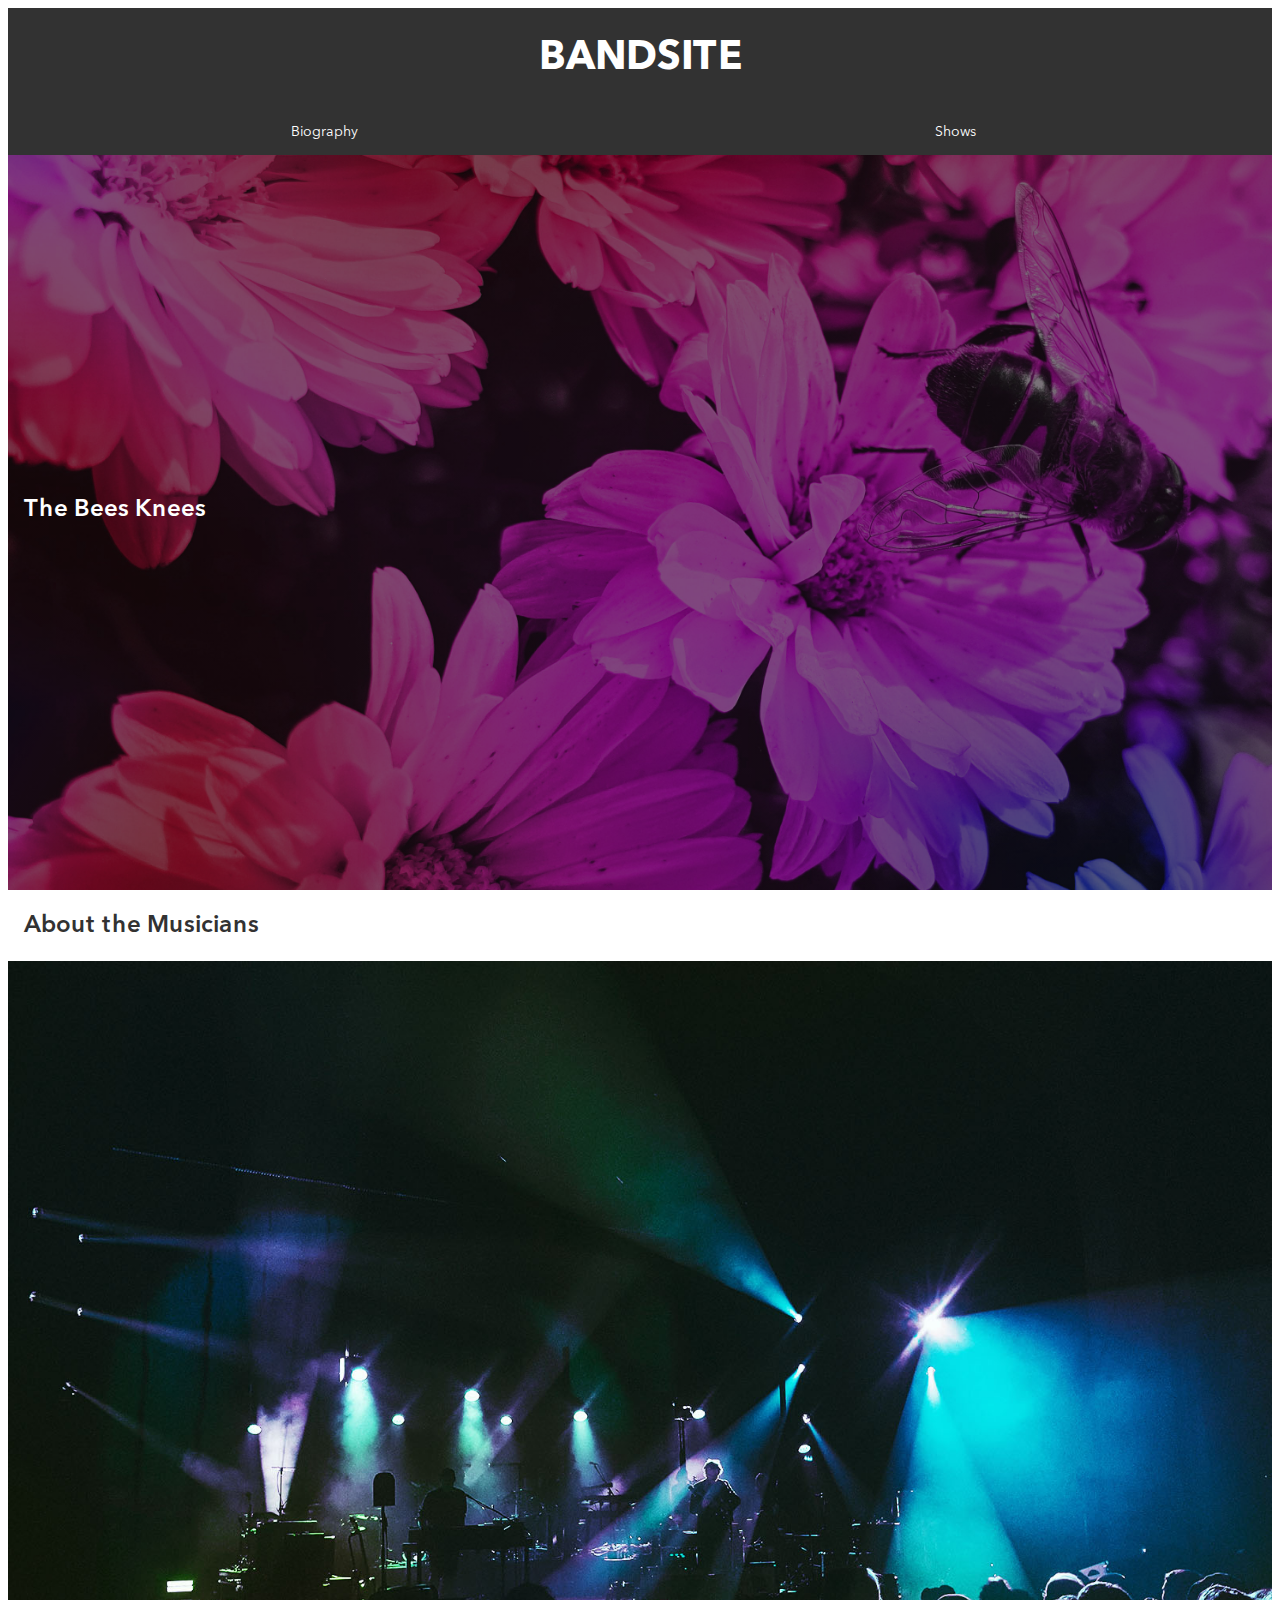
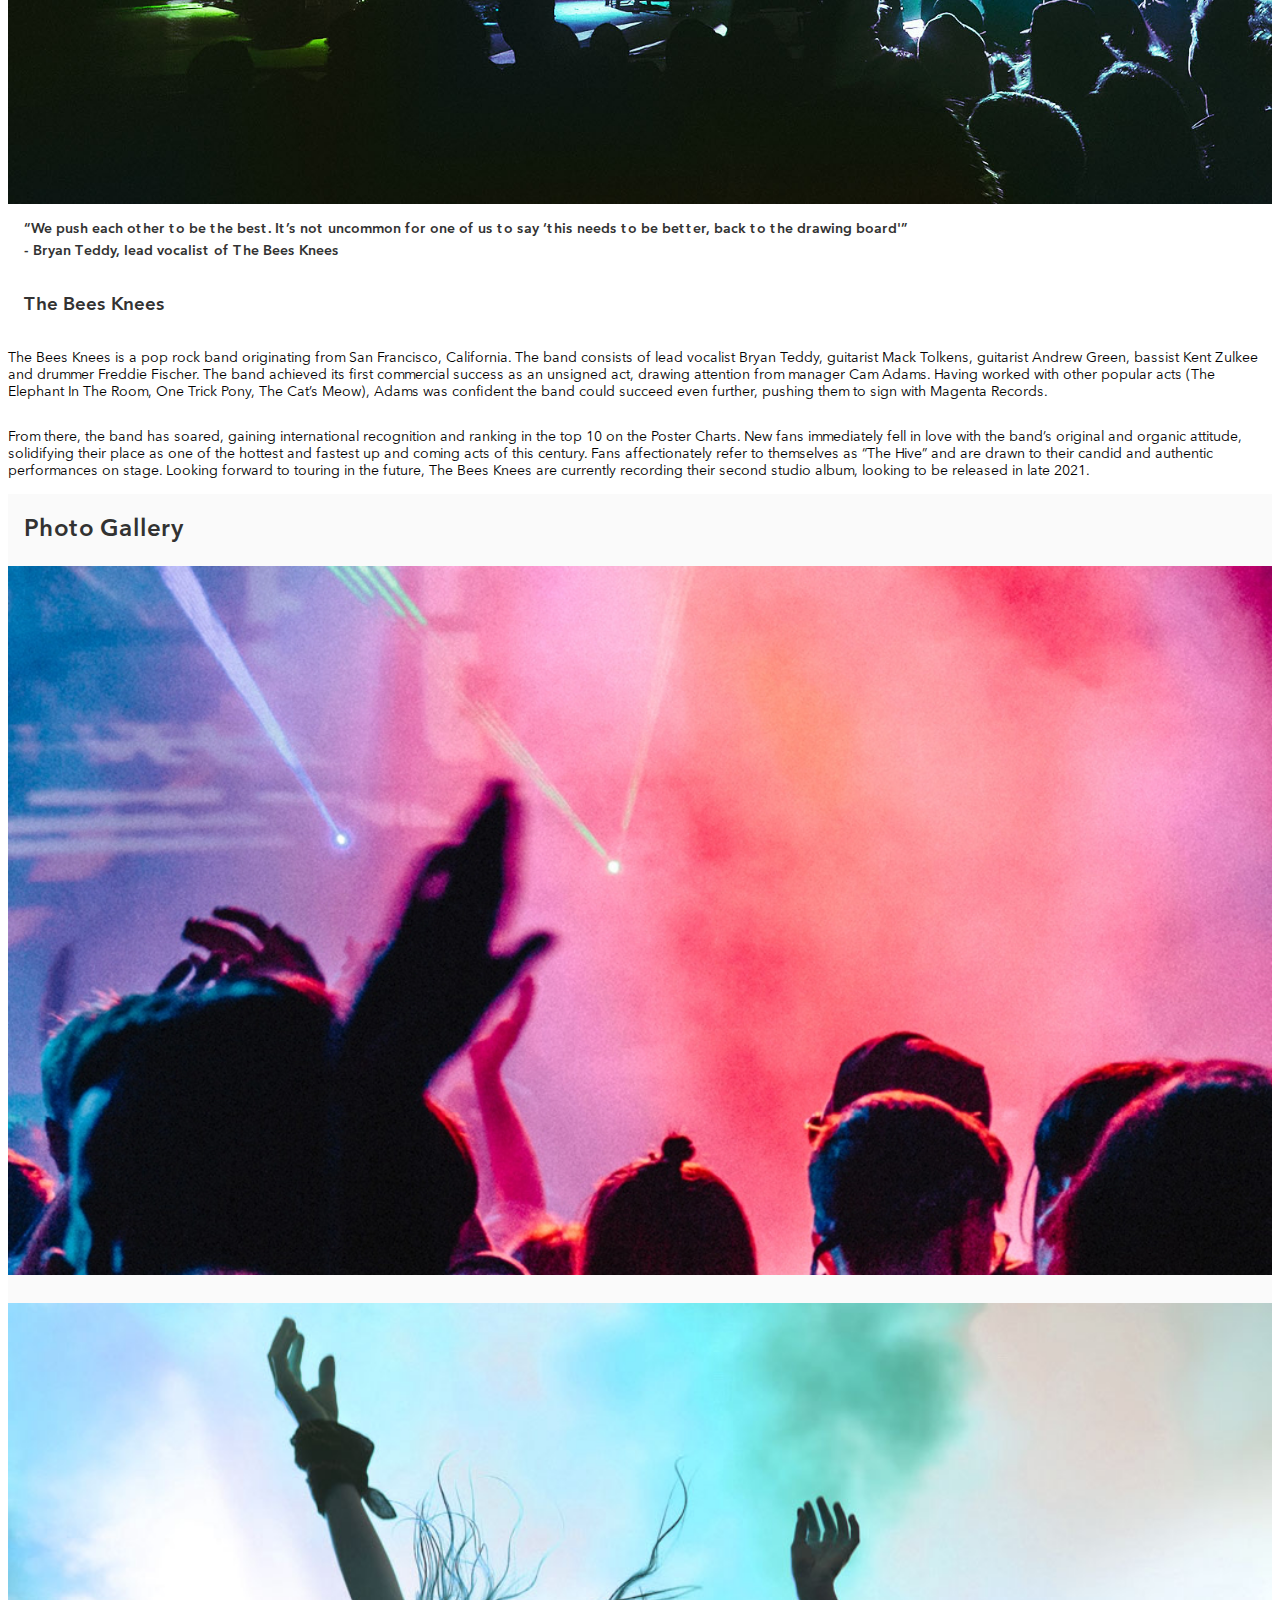
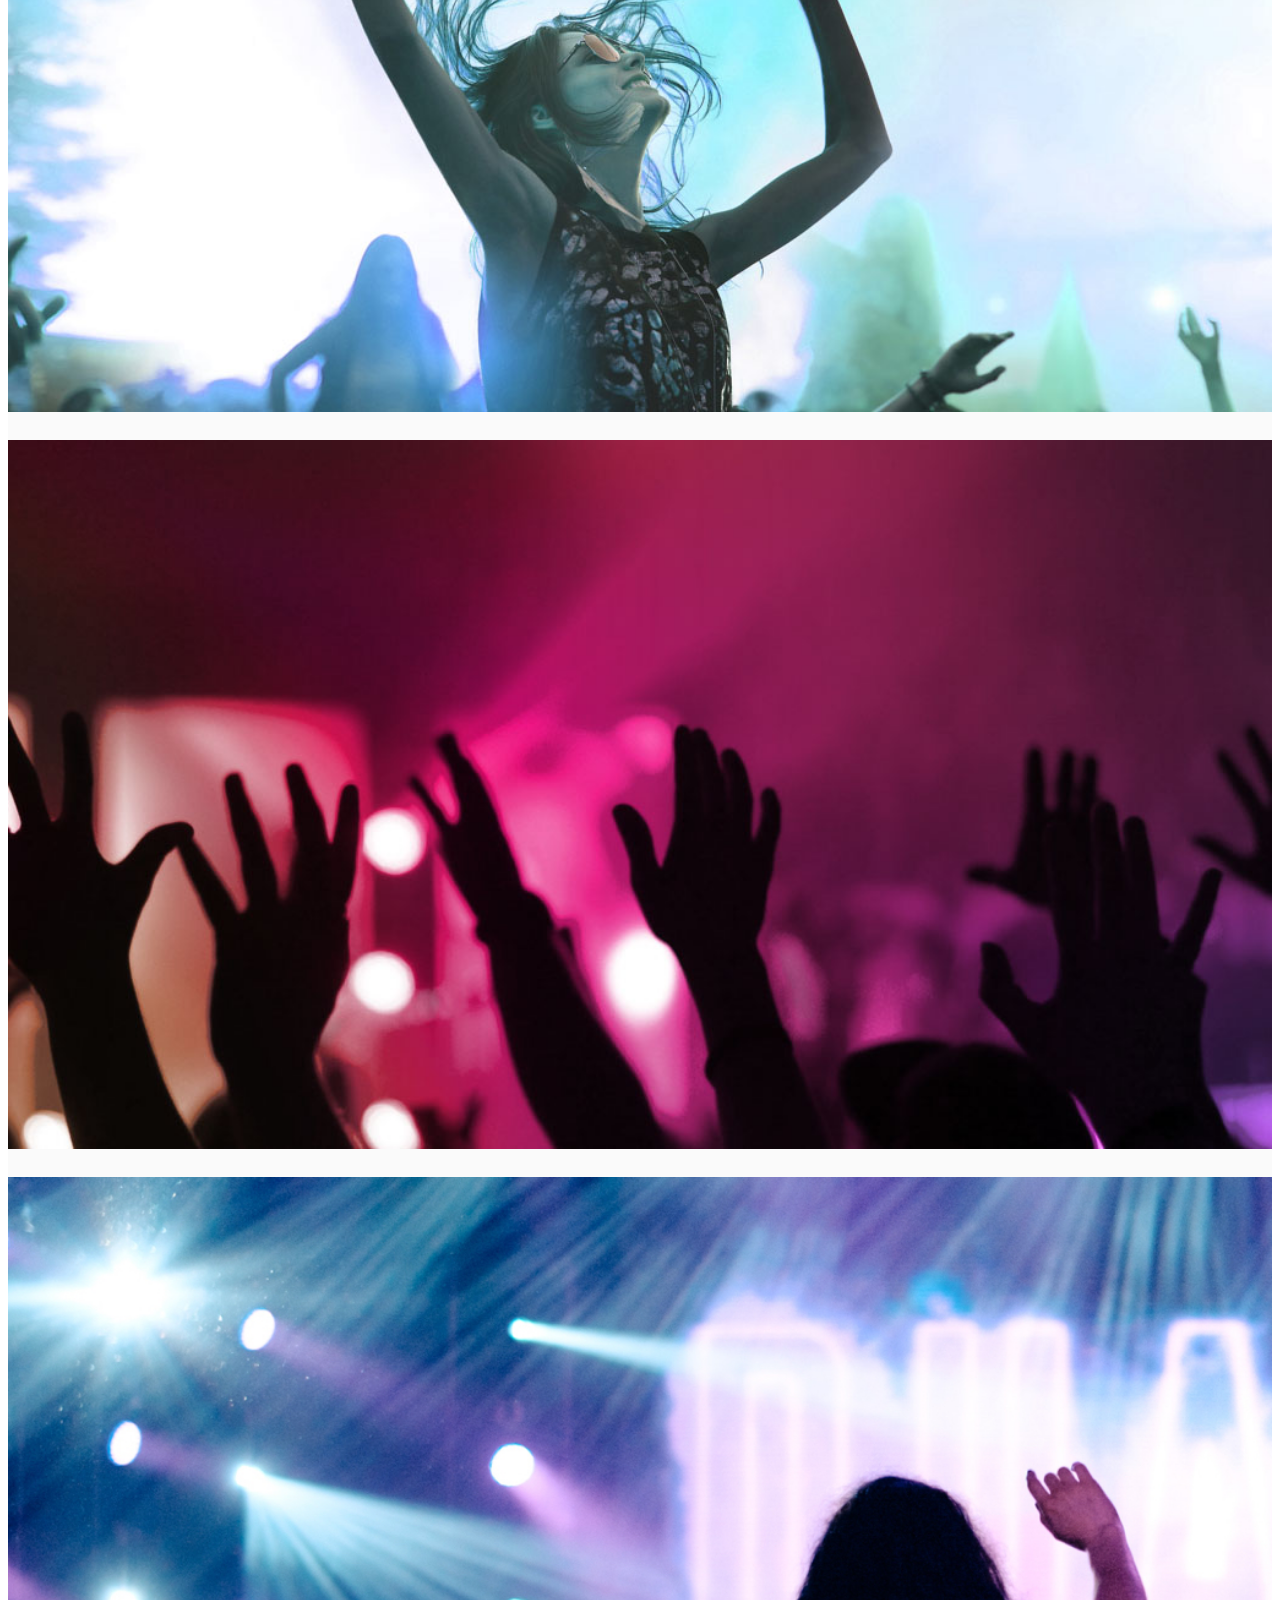
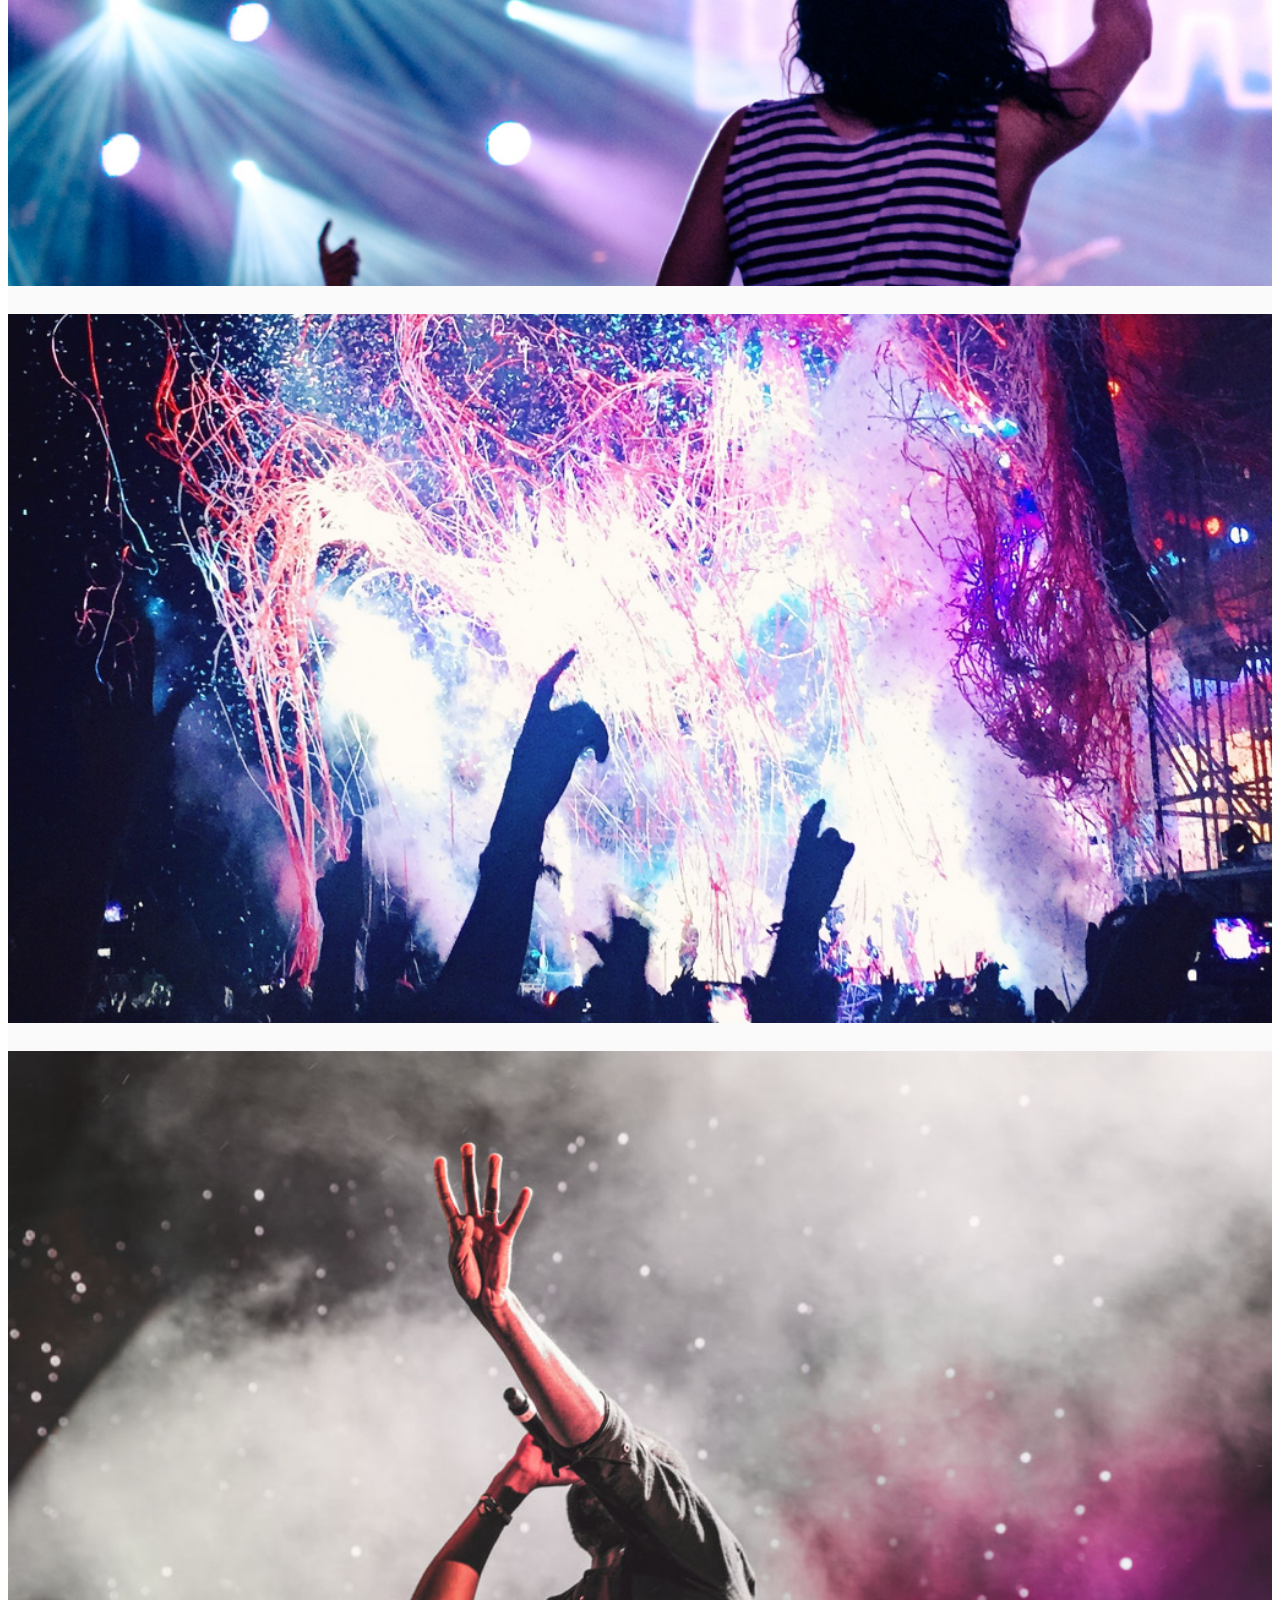
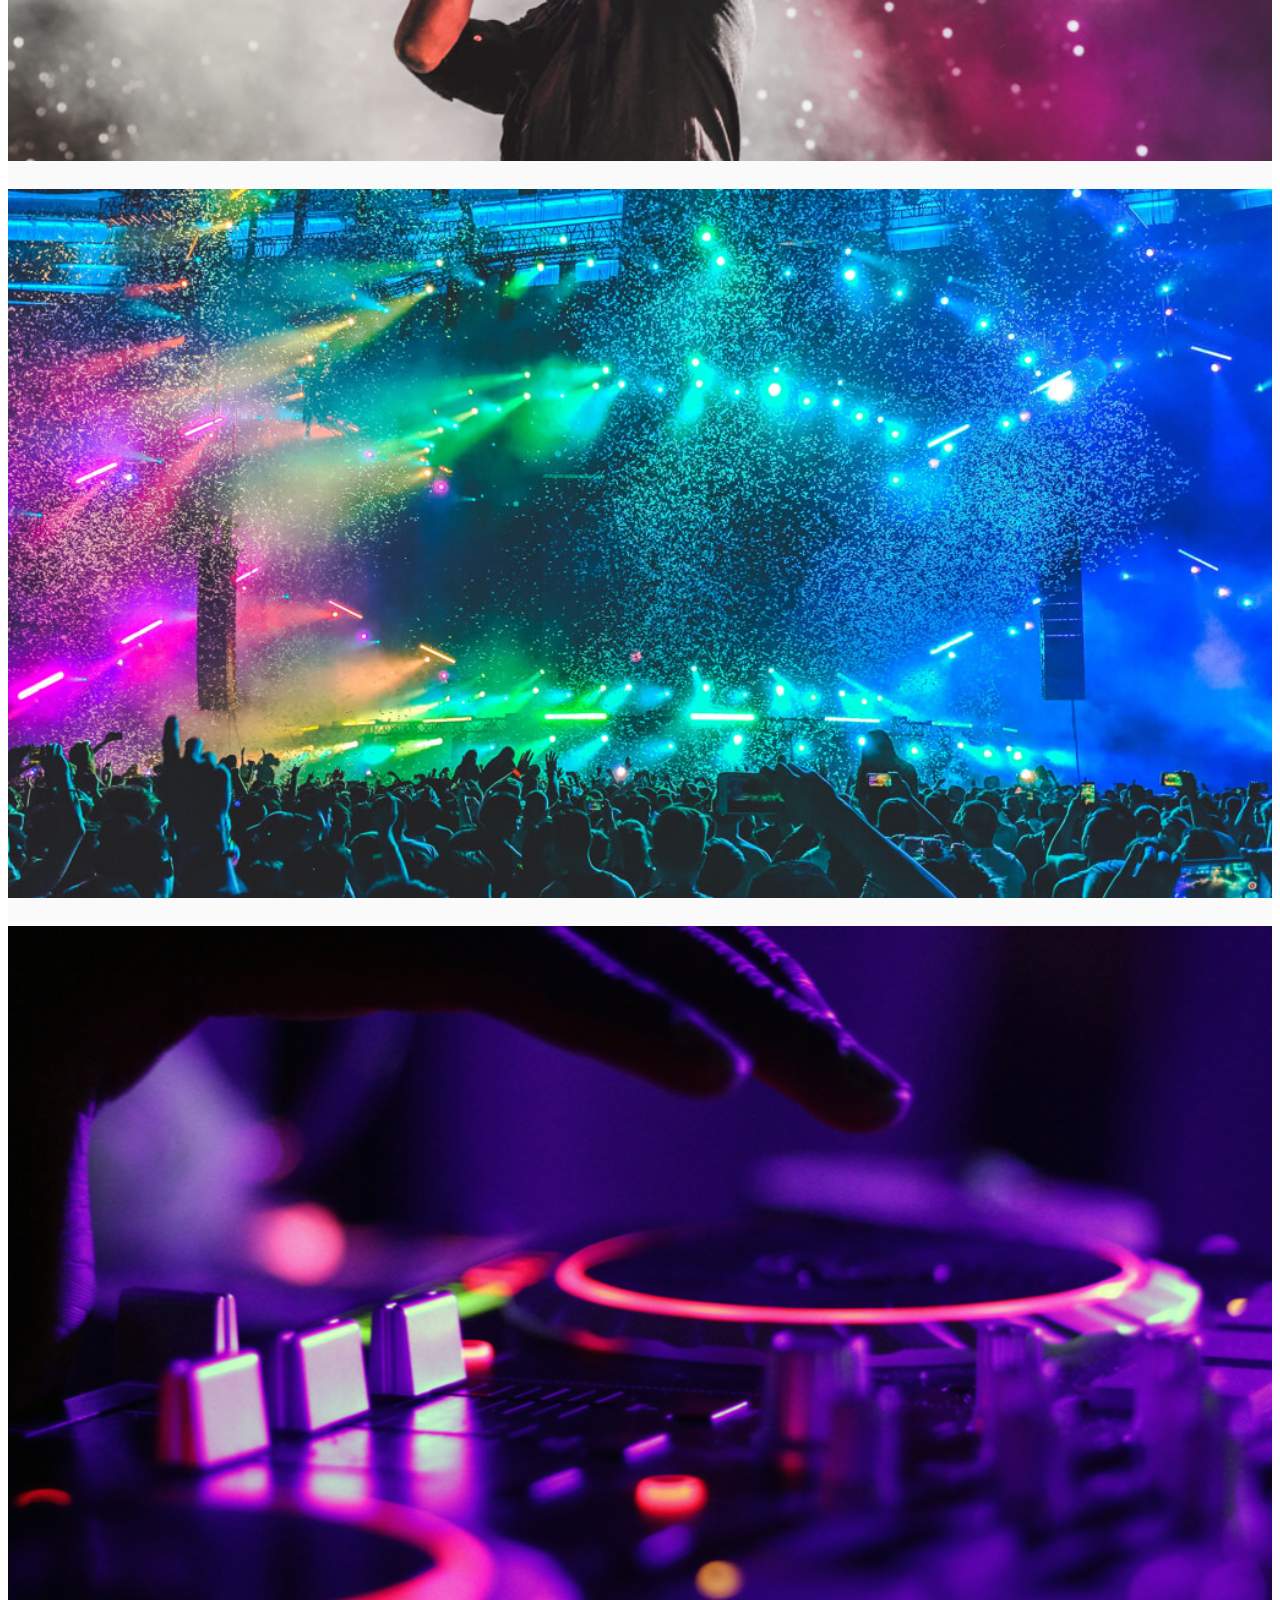
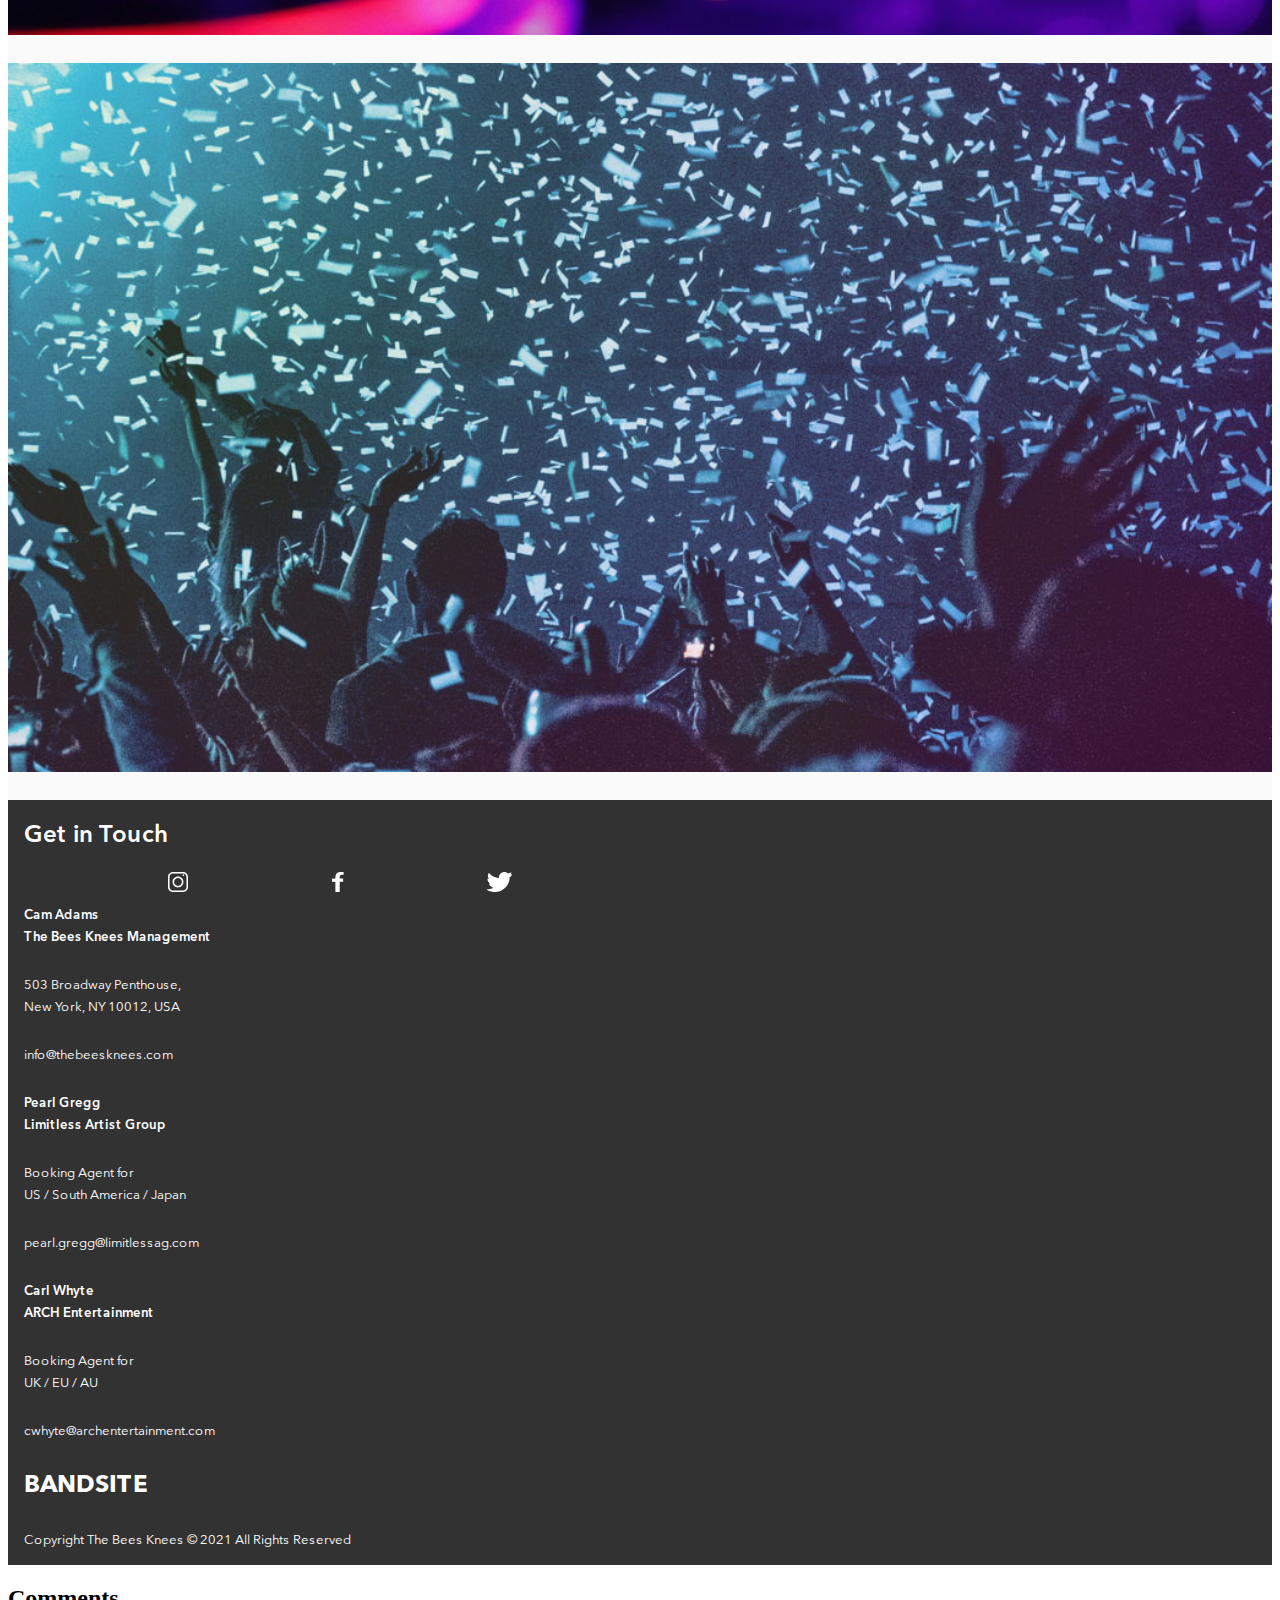
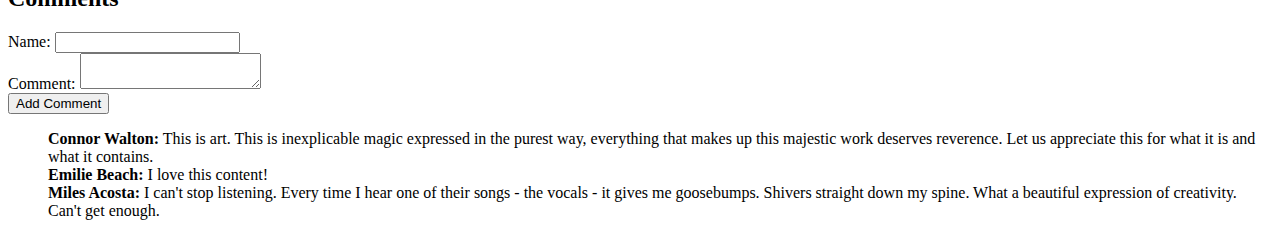
<file: index.html>
<!DOCTYPE html>
<html lang="en">
  <head>
    <meta charset="UTF-8" />
    <meta name="viewport" content="width=device-width, initial-scale=1.0" />
    <title>Document</title>
    <link rel="stylesheet" type="text/css" href="./styles/bio.css" />
  </head>

  <body class="body">
    <nav class="nav">
      <h1 class="nav__logo">BANDSITE</h1>
      <div class="nav__items">
        <p class="nav__item">Biography</p>
        <p class="nav__item">Shows</p>
      </div>
    </nav>
    <div class="header__container">
      <div class="header__image">
        <div class="header__overlay">
          <h1 class="title1">The Bees Knees</h1>
        </div>
      </div>
    </div>
    <h2 class="about">About the Musicians</h2>
    <img src="assets/Images/band.jpg" alt="Band Image" />
    <p class="sectionheader">
      “We push each other to be the best. It’s not uncommon for one of us to say
      ‘this needs to be better, back to the drawing board'” <br />
      - Bryan Teddy, lead vocalist of The Bees Knees
    </p>
    <h3 class="subheader">The Bees Knees</h3>
    <p>
      The Bees Knees is a pop rock band originating from San Francisco,
      California. The band consists of lead vocalist Bryan Teddy, guitarist Mack
      Tolkens, guitarist Andrew Green, bassist Kent Zulkee and drummer Freddie
      Fischer. The band achieved its first commercial success as an unsigned
      act, drawing attention from manager Cam Adams. Having worked with other
      popular acts (The Elephant In The Room, One Trick Pony, The Cat’s Meow),
      Adams was confident the band could succeed even further, pushing them to
      sign with Magenta Records.
    </p>
    <p>
      From there, the band has soared, gaining international recognition and
      ranking in the top 10 on the Poster Charts. New fans immediately fell in
      love with the band’s original and organic attitude, solidifying their
      place as one of the hottest and fastest up and coming acts of this
      century. Fans affectionately refer to themselves as “The Hive” and are
      drawn to their candid and authentic performances on stage. Looking forward
      to touring in the future, The Bees Knees are currently recording their
      second studio album, looking to be released in late 2021.
    </p>
    <div class="imgcontainer">
      <h2 class="about">Photo Gallery</h2>

      <img src="../assets/Images/Photo-gallery-1.jpg" class="photo1" />
      <img src="../assets/Images/Photo-gallery-2.jpg" class="photo1" />
      <img src="../assets/Images/Photo-gallery-3.jpg" class="photo1" />
      <img src="../assets/Images/Photo-gallery-4.jpg" class="photo1" />
      <img src="../assets/Images/Photo-gallery-5.jpg" class="photo1" />
      <img src="../assets/Images/Photo-gallery-6.jpg" class="photo1" />
      <img src="../assets/Images/Photo-gallery-7.jpg" class="photo1" />
      <img src="../assets/Images/Photo-gallery-8.jpg" class="photo1" />
      <img src="../assets/Images/Photo-gallery-9.jpg" class="photo1" />
    </div>

    <footer class="footer">
      <h2 class="title1">Get in Touch</h2>
      <div class="footer__icons">
        <img src="assets/Icons/SVG/Icon-instagram.svg" />
        <img src="assets/Icons/SVG/Icon-facebook.svg" />
        <img src="assets/Icons/SVG/Icon-twitter.svg" />
      </div>
      <h3 class="footer__subheader">
        Cam Adams <br />
        The Bees Knees Management
      </h3>
      <p class="footer__p">
        503 Broadway Penthouse, <br />
        New York, NY 10012, USA <br />
      </p>
      <p class="footer__p">info@thebeesknees.com</p>
      <h3 class="footer__subheader">
        Pearl Gregg <br />
        Limitless Artist Group
      </h3>
      <p class="footer__p">
        Booking Agent for <br />
        US / South America / Japan
      </p>
      <p class="footer__p">pearl.gregg@limitlessag.com</p>
      <h3 class="footer__subheader">
        Carl Whyte <br />
        ARCH Entertainment
      </h3>
      <p class="footer__p">
        Booking Agent for <br />
        UK / EU / AU
      </p>
      <p class="footer__p">cwhyte@archentertainment.com</p>
      <h1 class="footer__finalfont">BANDSITE</h1>
      <p class="footer__p">
        Copyright The Bees Knees © 2021 All Rights Reserved
      </p>
    </footer>
    
      <h2 class="comments__title">Comments</h2>
      <section class="comments"></section>
      
      <form class="comments__form">
        <label class="comments__label" for="name">Name:</label>
        <input class="name" type="text" required /><br />
        <label class="comments__label" for="comment">Comment:</label>
        <textarea class="comments__text" required></textarea><br />
        <button class="comments__button">Add Comment</button>
      </form>
      <ul class="comments__list">
        <li class="comments__list-item"></li>
        <li class="comments__list-item"></li>
        <li class="comments__list-item"></li>
      </ul>
      <script src="./trash.js"></script>

    </section>

  </body>
</html>
</file>
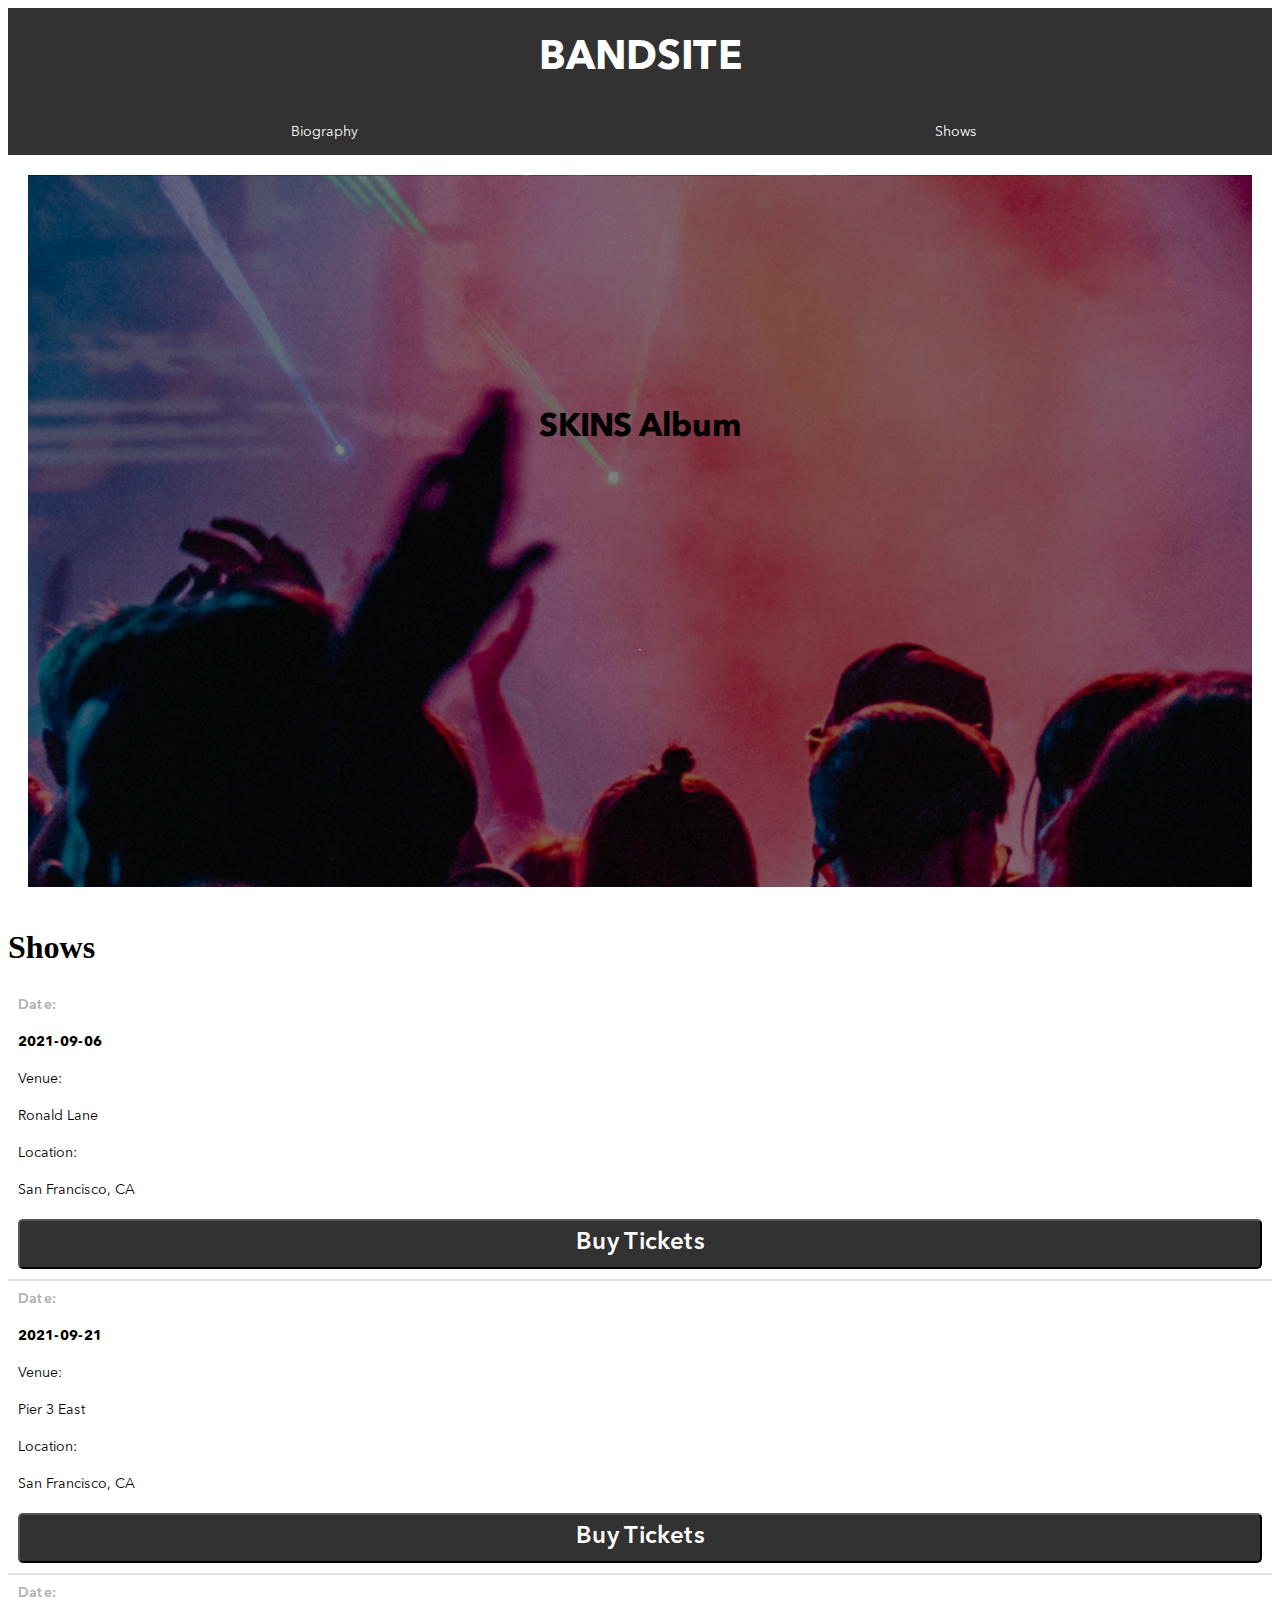
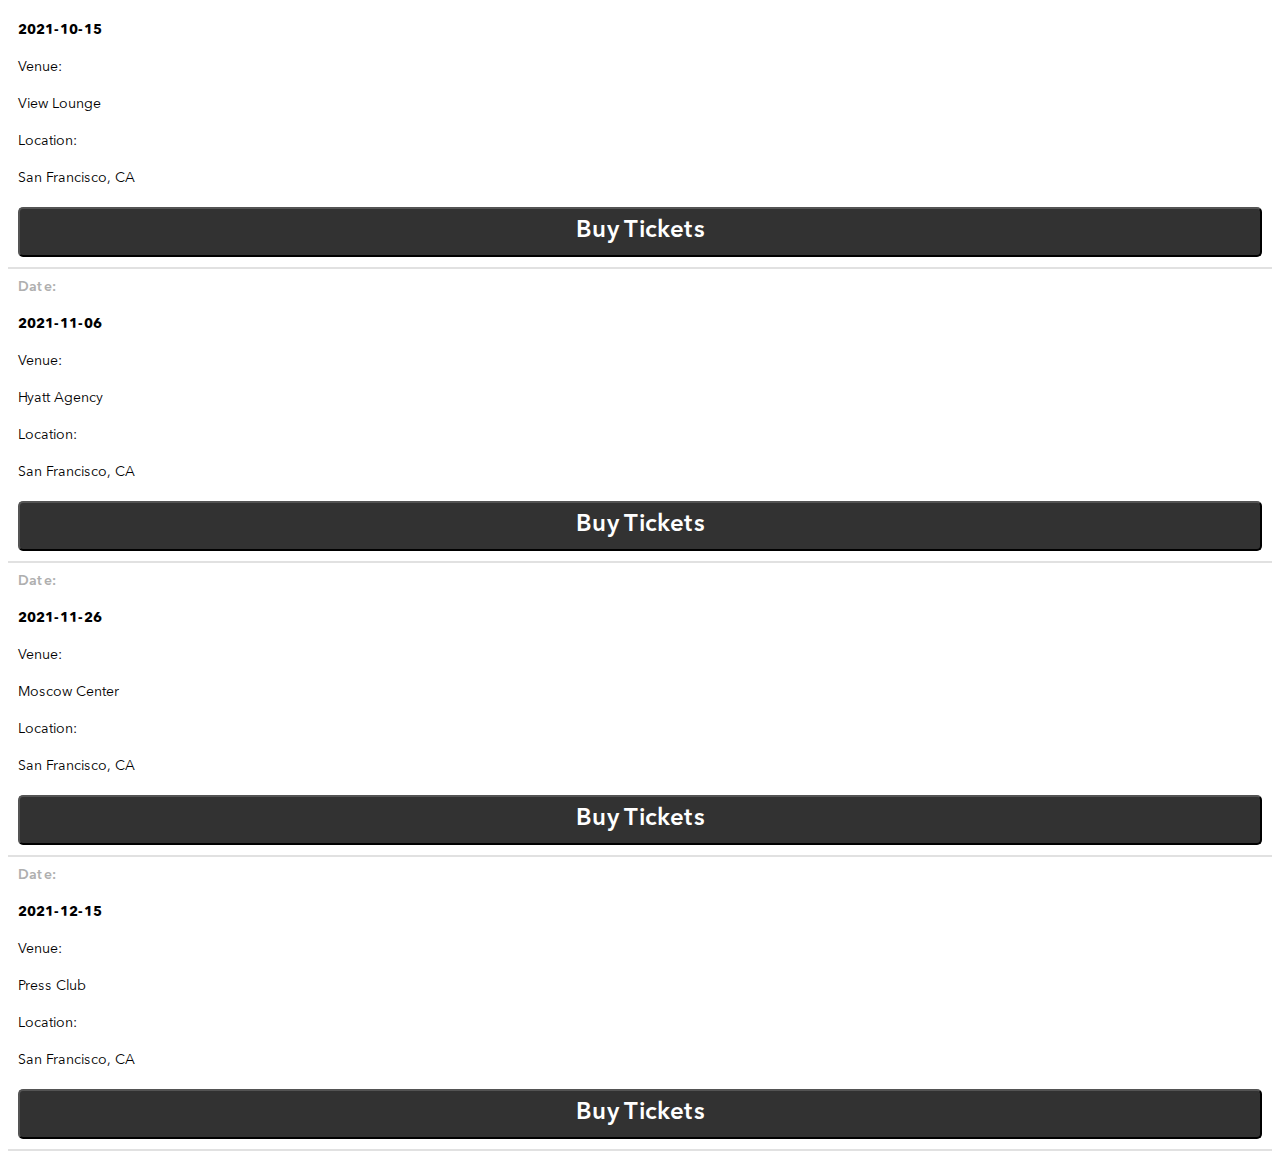
<file: bandsite-sprint2/pages/shows.html>
<!DOCTYPE html>
<html lang="en">
  <head>
    <meta charset="UTF-8" />
    <meta name="viewport" content="width=device-width, initial-scale=1.0" />
    <title>Concerts List</title>
    <link rel="stylesheet" href="../styles/shows.css" />
  </head>
  <body>
    <nav class="nav">
      <h1 class="nav__logo">BANDSITE</h1>
      <div class="nav__items">
        <p class="nav__item">Biography</p>
        <p class="nav__item">Shows</p>
      </div>
    </nav>
    <div class="container">
      <div class="soundcloud-wrapper">
        <h2 class="shows__header">SKINS Album</h2>
        <iframe
          width="100%"
          height="166"
          scrolling="no"
          frameborder="no"
          allow="autoplay"
          src="https://w.soundcloud.com/player/?url=https%3A//api.soundcloud.com/tracks/540302568&color=%23  ff5500&auto_play=false&hide_related=false&show_comments=true&show_user=true&show_reposts=false&show_teaser=true"
        ></iframe>
        <div
          style="
            font-size: 10px;
            color: #cccccc;
            line-break: anywhere;
            word-break: normal;
            overflow: hidden;
            white-space: nowrap;
            text-overflow: ellipsis;
            font-family: Interstate, Lucida Grande, Lucida Sans Unicode,
              Lucida Sans, Garuda, Verdana, Tahoma, sans-serif;
            font-weight: 100;
          "
        >
          <a
            href="https://soundcloud.com/jahseh-onfroy"
            title="XXXTENTACION"
            target="_blank"
            style="color: #cccccc; text-decoration: none"
          ></a>
          ·
          <a
            href="https://soundcloud.com/jahseh-onfroy/staring-at-the-sky"
            title="STARING AT THE SKY"
            target="_blank"
            style="color: #cccccc; text-decoration: none"
          ></a>
        </div>
      </div>
    </div>
    <h1>Shows</h1>
    <table id="concerts-table">
      <thead>
        <tr class="tr-border">
          <!-- Title cells with classes for styling -->
        </tr>
      </thead>
      <tbody id="concerts-list">
        <!-- Concerts will be dynamically added here -->
      </tbody>
    </table>

    <script src="../scripts/shows.js"></script>
  </body>
</html>
</file>
<file: styles/bio.css>
@font-face {
  font-family: "avenir";
  src: url("../assets/Font/AvenirNextLTPro-Regular.woff2") format("woff");
  font-weight: normal;
}
@font-face {
  font-family: "avenir";
  src: url("../assets/Font/AvenirNextLTPro-Bold.woff2") format("woff");
  font-weight: bold;
}
@font-face {
  font-family: "avenir";
  src: url("../assets/Font/AvenirNextLTPro-Demi.woff2") format("woff");
  font-weight: 600;
}
* p {
  font-family: "avenir";
  font-size: 0.875rem;
}

.nav {
  display: flex;
  justify-content: center;
  flex-direction: column;
  justify-items: start;
  width: 100%;
  background-color: #323232;
  color: white;
  font-family: "avenir", sans-serif;
  font-size: 1.25rem;
}
.nav__items {
  display: flex;
  flex-direction: row;
}
.nav__item {
  width: 50%;
  text-align: center;
}
.nav__logo {
  text-align: center;
}

.header__container {
  display: flex;
  align-items: center;
  aspect-ratio: 16/9;
  background-image: linear-gradient(rgba(0, 0, 0, 0.5), rgba(0, 0, 0, 0.5)), url(../assets/Images/hero-bio.jpg);
  background-size: cover;
  background-position: center center;
  padding-bottom: 1.5rem;
}

.header__image {
  display: flex;
  justify-content: flex-start;
  background-size: cover;
  background-repeat: no-repeat;
  background-position: center center;
  width: 100%;
}

.header_image2 {
  background-image: url(../assets/Images/band.jpg);
  display: flex;
  justify-content: center;
  background-size: cover;
  background-repeat: no-repeat;
  background-position: center center;
  width: 100%;
}

.body {
  display: flex;
  flex-direction: column;
  background-color: #ffffff;
}

.title1 {
  color: white;
  font-size: 1.5rem;
  line-height: 2rem;
  padding: 0 1rem;
  font-family: "avenir", sans-serif;
  font-weight: 600;
}

.about {
  color: #323232;
  font-family: "avenir", sans-serif;
  font-weight: 600;
  font-size: 1.5rem;
  line-height: 2rem;
  padding: 0 1rem;
}

.sectionheader {
  font-family: "avenir", sans-serif;
  line-height: 1.375rem;
  font-size: 0.875;
  font-weight: 600;
  padding: 0 1rem;
  color: #323232;
}

.subheader {
  font-family: "avenir", sans-serif;
  line-height: 1.375rem;
  font-size: 0.875;
  font-weight: 600;
  padding: 0 1rem;
  color: #323232;
}

.imgcontainer {
  background-color: #fafafa;
}

.photo1 {
  background-color: #fafafa;
  background-size: cover;
  background-position: center center;
  padding-bottom: 1.5rem;
  width: 100%;
}

.gallery2 {
  background-color: #fafafa;
  aspect-ratio: 16/9;
  background-size: cover;
  background-position: center center;
  padding-bottom: 1.5rem;
  background-image: url("../assets/Images/Photo-gallery-2.jpg");
}

.gallery3 {
  background-color: #fafafa;
  display: flex;
  aspect-ratio: 16/9;
  background-size: cover;
  background-position: center center;
  padding-bottom: 1.5rem;
  background-image: url("../assets/Images/Photo-gallery-3.jpg");
}

.footer {
  background-color: #323232;
  display: flex;
  flex-direction: column;
}
.footer__icons {
  display: flex;
  width: 50%;
  flex-direction: row;
  justify-content: space-evenly;
  padding: 0 1rem;
}
.footer__subheader {
  font-family: "avenir", sans-serif;
  line-height: 1.375rem;
  font-size: 0.8125rem;
  font-weight: 600;
  padding: 0 1rem;
  color: #ffffff;
}
.footer__p {
  font-family: "avenir", sans-serif;
  line-height: 1.375rem;
  font-size: 0.8125rem;
  font-weight: 400;
  padding: 0 1rem;
  color: #ffffff;
}
.footer__finalfont {
  color: white;
  font-family: "avenir", sans-serif;
  font-size: 1.5em;
  padding: 0 1rem;
}

.comment-section {
  display: flex;
  flex-direction: column;
}

.comments__list-item {
  list-style: none;
}

/* CSS rules for smaller screens *//*# sourceMappingURL=bio.css.map */
</file>
<file: bandsite-sprint2/styles/shows.css>
@font-face {
  font-family: "avenir";
  src: url("../assets/Font/AvenirNextLTPro-Regular.woff2") format("woff");
  font-weight: normal;
}
@font-face {
  font-family: "avenir";
  src: url("../assets/Font/AvenirNextLTPro-Bold.woff2") format("woff");
  font-weight: bold;
}
@font-face {
  font-family: "avenir";
  src: url("../assets/Font/AvenirNextLTPro-Demi.woff2") format("woff");
  font-weight: 600;
}
.container1 {
  display: flex;
  flex-direction: column;
}

.shows {
  color: #323232;
  font-family: "avenir", sans-serif;
  font-weight: 600;
  font-size: 1.5rem;
  line-height: 2rem;
  padding: 0 1rem;
}

.container {
  text-align: center;
  margin: 20px;
}

table {
  width: 100%;
  border-collapse: collapse;
}

th,
td {
  padding: 10px;
}

* p {
  font-family: "avenir";
  font-size: 0.875rem;
}

.nav {
  display: flex;
  justify-content: center;
  flex-direction: column;
  justify-items: start;
  width: 100%;
  background-color: #323232;
  color: white;
  font-family: "avenir", sans-serif;
  font-size: 1.25rem;
}
.nav__items {
  display: flex;
  flex-direction: row;
}
.nav__item {
  width: 50%;
  text-align: center;
}
.nav__logo {
  text-align: center;
}

.container {
  display: flex;
  align-items: center;
  aspect-ratio: 16/9;
  background-image: linear-gradient(rgba(0, 0, 0, 0.5), rgba(0, 0, 0, 0.5)), url(../assets/Images/Photo-gallery-1.jpg);
  background-size: cover;
  background-position: center center;
  padding-bottom: 1.5rem;
}

tr {
  display: flex;
  flex-direction: column;
  font-family: "avenir";
  font-size: 0.875rem;
}

td {
  font-family: "avenir";
  font-size: 0.875rem;
}

body {
  display: flex;
  flex-direction: column;
}

.soundcloud-wrapper {
  width: 100%;
  padding: 1rem;
}

.shows__header {
  font-family: "avenir";
  font-size: 2rem;
}

.tr-border {
  display: flex;
  flex-direction: column;
  font-family: "avenir";
  font-size: 0.875rem;
}

td:last-child {
  border-bottom: 2px solid #e1e1e1;
}

td:first-child {
  font-weight: 600;
  color: #afafaf;
}

tr td.date-cell {
  font-weight: 700;
  font-family: "avenir";
}

.numerical-date-cell {
  font-family: "avenir", sans-serif;
  font-weight: 700;
}

.buy-tickets-button {
  background-color: #323232;
  color: white;
  text-align: center;
  border-radius: 5px;
  font-family: "avenir";
  width: 100%;
  height: 3.125rem;
  font-size: 24px;
  font-weight: 600;
  padding: 1px;
}/*# sourceMappingURL=shows.css.map */
</file>
